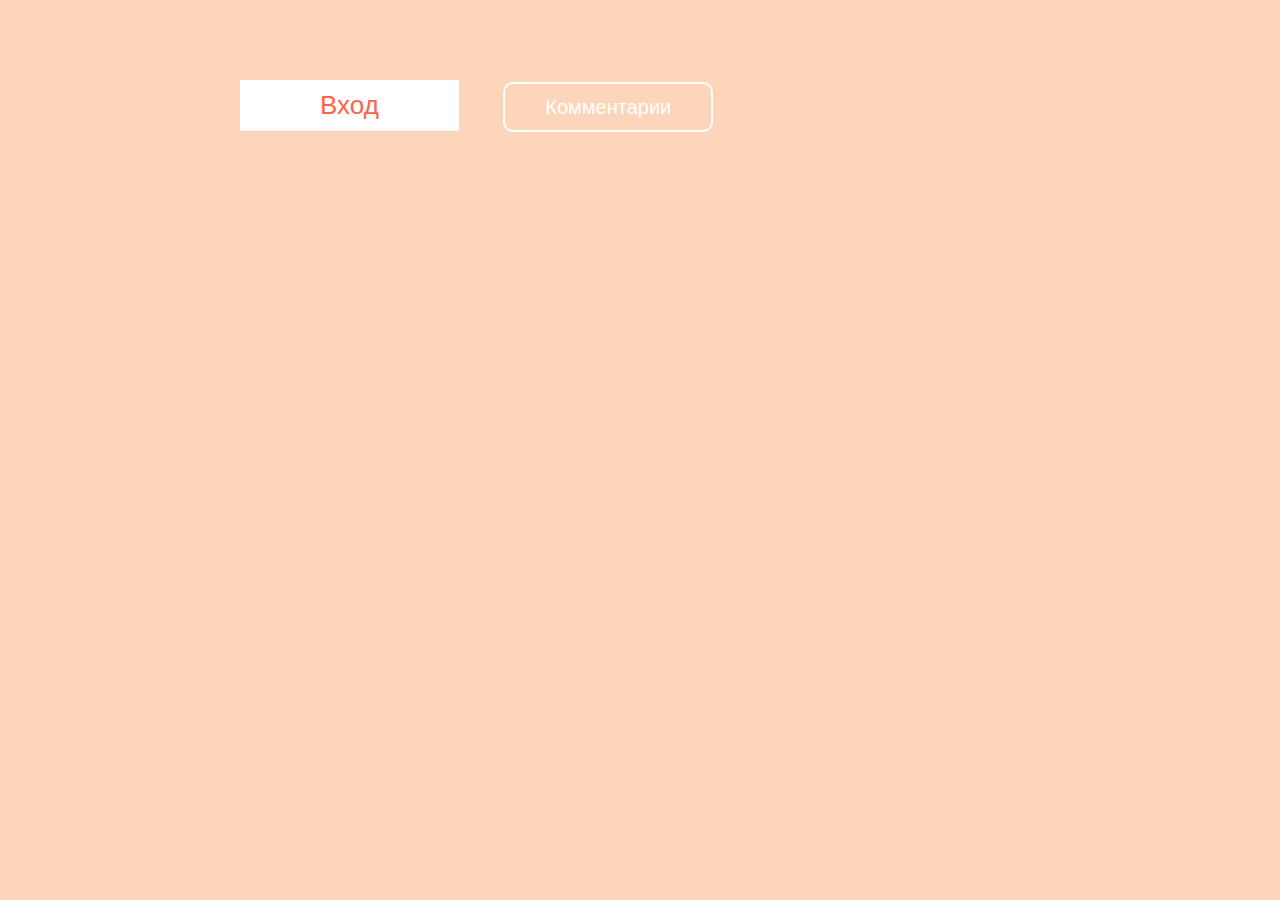
<file: Nekludova/maket1/index.html>
<!DOCTYPE html>
<html lang="ru">
  <head>
    <meta charset="UTF-8" />
    <meta name="viewport" content="width=device-width, initial-scale=1.0" />
    <title>Модальное окно</title>
    <link rel="stylesheet" href="style.css" />
  </head>
  <body>
    <div class="container">
      <button id="openModal">Вход</button>
      <a href="kommet.html" id="link">Комментарии</a>

      <div id="modal" class="modal">
        <div class="modal-content">
          <span class="close">×</span>
          <h2>Вход</h2>
          <p>Телефон</p>
          <input type="text" id="phone" placeholder="+7 912" /><br>
          <button class="login-button">Вход</button>
          <div class="bottom-links">
            <button class="register-button">Регистрация</button>
            <a href="#" class="forgot-password">Забыли пароль?</a>
          </div>
        </div>
      </div>
    </div>

    <script src="main.js"></script>
  </body>
</html>
</file>
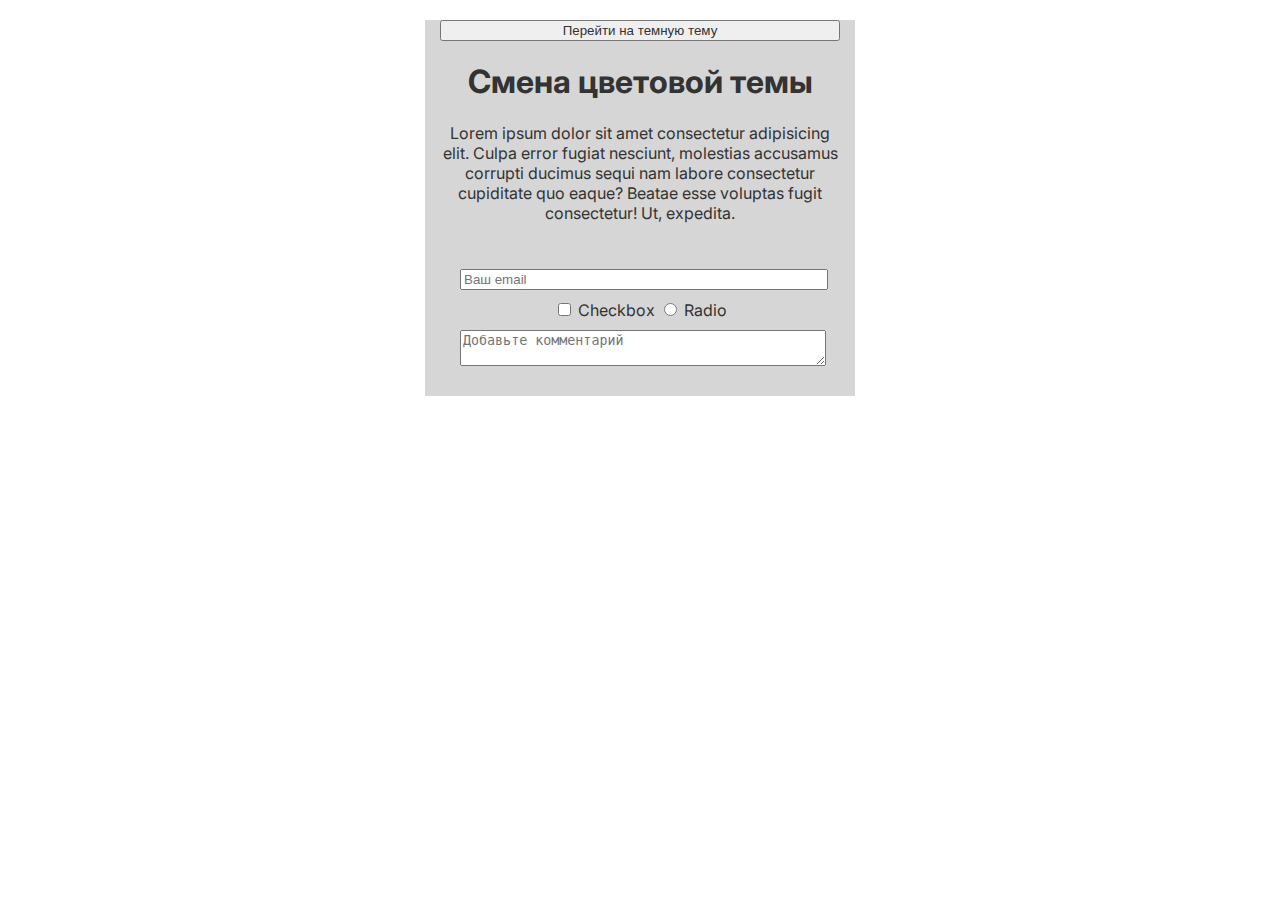
<file: Nekludova/video1/index.html>
<!DOCTYPE html>
<html lang="en">
  <head>
    <meta charset="UTF-8" />
    <meta name="viewport" content="width=device-width, initial-scale=1.0" />
    <title>Nekludova</title>
    <link rel="stylesheet" href="style.css" />
  </head>
  <body>
    <div class="container">
      <button id="themeToggle">Перейти на темную тему</button>
      <h1>Смена цветовой темы</h1>
      <p>
        Lorem ipsum dolor sit amet consectetur adipisicing elit. Culpa error
        fugiat nesciunt, molestias accusamus corrupti ducimus sequi nam labore
        consectetur cupiditate quo eaque? Beatae esse voluptas fugit
        consectetur! Ut, expedita.
      </p>
      <form>
        <input type="email" placeholder="Ваш email" />
        <input type="checkbox" id="checkbox" />
        <label for="checkbox">Checkbox</label>
        <input type="radio" id="radio" />
        <label for="radio">Radio</label>
        <textarea placeholder="Добавьте комментарий"></textarea>
      </form>
      <script src="./main.js"></script>
    </div>
  </body>
</html>
</file>
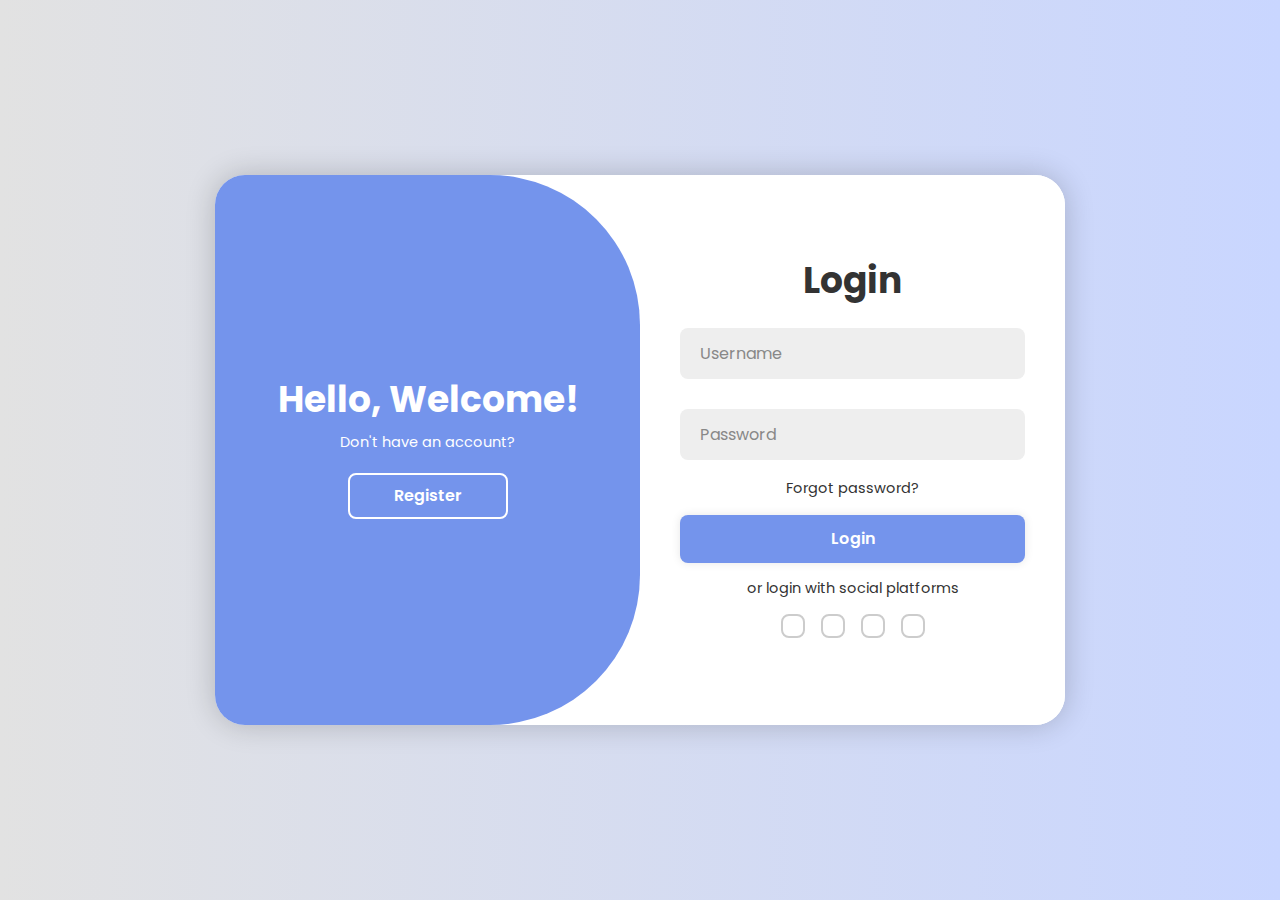
<file: Nekludova/video2/index.html>
<!DOCTYPE html>
<html lang="en">
  <head>
    <meta charset="UTF-8" />
    <meta name="viewport" content="width=device-width, initial-scale=1.0" />
    <title>Nekludova</title>
    <link rel="stylesheet" href="style.css" />
  </head>
  <body>
    <div class="container">
      <div class="form-box login">
        <form action="">
          <h1>Login</h1>
          <div class="input-box">
            <input type="text" placeholder="Username" required />
            <i class="bx bxs-user"></i>
          </div>

          <div class="input-box">
            <input type="password" placeholder="Password" required />
            <i class="bx bxs-lock-alt"></i>
          </div>
          <div class="forgot-link">
            <a href="#">Forgot password?</a>
          </div>
          <button type="submit" class="btn">Login</button>
          <p>or login with social platforms</p>
          <div class="social-icons">
            <a href="#"><i class="bx bxl-google"></i></a>
            <a href="#"><i class="bx bxl-google"></i></a>
            <a href="#"><i class="bx bxl-gihub"></i></a>
            <a href="#"><i class="bx bxl-linkedin"></i></a>
          </div>
        </form>
      </div>

      <div class="form-box register">
        <form action="">
          <h1>Registration</h1>
          <div class="input-box">
            <input type="text" placeholder="Username" required />
            <i class="bx bxs-user"></i>
          </div>

          <div class="input-box">
            <input type="email" placeholder="Email" required />
            <i class="bx bxs-lock-alt"></i>
          </div>

          <div class="input-box">
            <input type="password" placeholder="Password" required />
            <i class="bx bxs-lock-alt"></i>
          </div>
          <button type="submit" class="btn">Register</button>
          <p>or register with social platforms</p>
          <div class="social-icons">
            <a href="#"><i class="bx bxl-google"></i></a>
            <a href="#"><i class="bx bxl-google"></i></a>
            <a href="#"><i class="bx bxl-gihub"></i></a>
            <a href="#"><i class="bx bxl-linkedin"></i></a>
          </div>
        </form>
      </div>

      <div class="toggle-box">
        <div class="toggle-panel toggle-left">
          <h1>Hello, Welcome!</h1>
          <p>Don't have an account?</p>
          <button class="btn register-btn">Register</button>
        </div>

        <div class="toggle-panel toggle-right">
          <h1>Welcome Back!</h1>
          <p>Already have an account?</p>
          <button class="btn login-btn">Login</button>
        </div>
      </div>
    </div>
    <script src="./main.js"></script>
  </body>
</html>
</file>
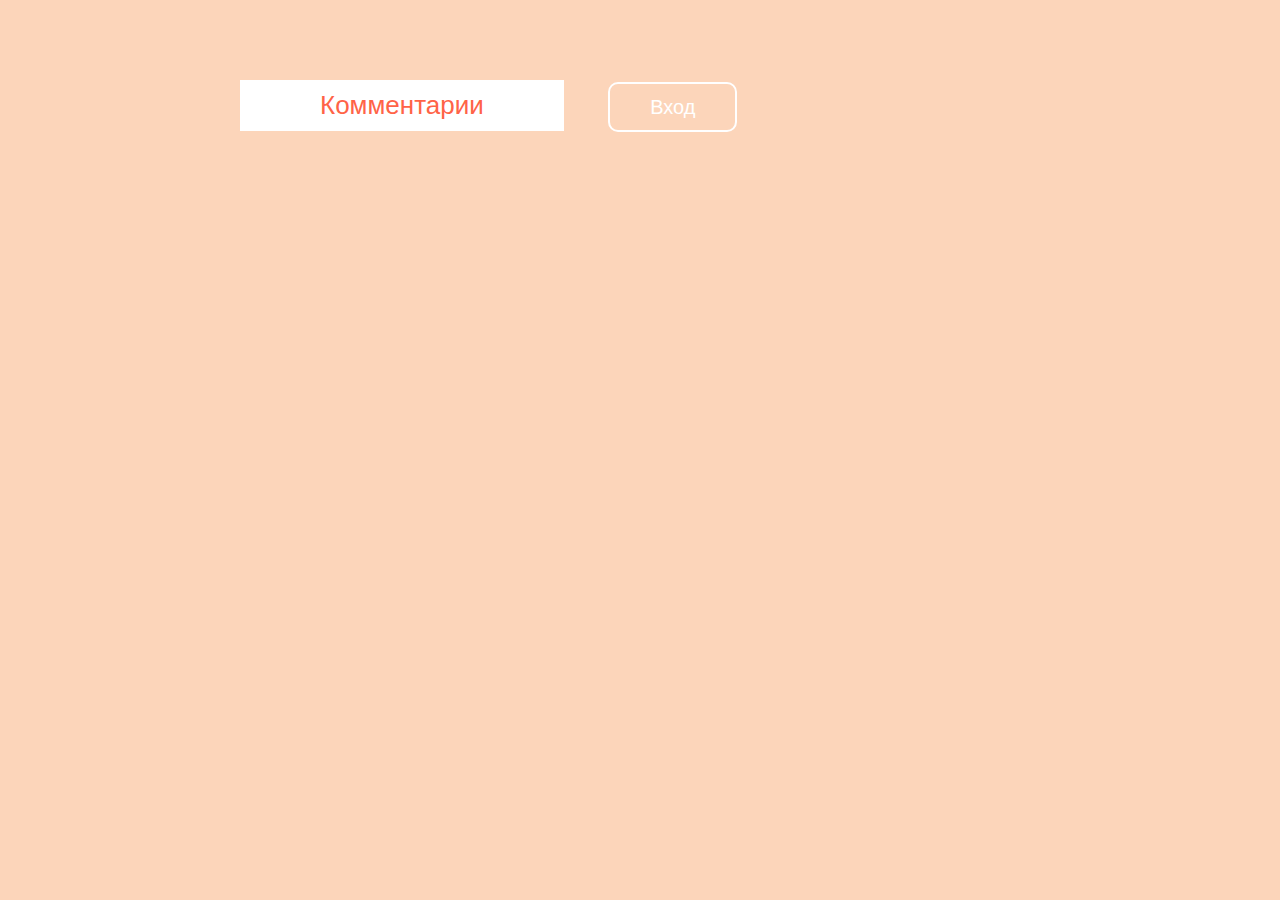
<file: Nekludova/maket1/kommet.html>
<!DOCTYPE html>
<html lang="ru">

<head>
  <meta charset="UTF-8" />
  <meta name="viewport" content="width=device-width, initial-scale=1.0" />
  <title>Модальное окно</title>
  <link rel="stylesheet" href="style2.css" />
</head>

<body>
  <div class="container">
    <button id="openModal">Комментарии</button>
    <a href="index.html" id="link">Вход</a>

    <div id="modal" class="modal">
      <div class="modal-content">
        <span class="close">×</span>
        <h2>Комментарии</h2>
        <p>Дмитрий (курьер) 21.01.2021</p>
        <input type="text" /><br />
        <p>Аня (менеджер) 22.02.2021</p>
        <input type="text" /><br />
        <input type="text">
        <button class="login-button">Отправить</button>
      </div>
    </div>
  </div>
  </div>

  <script src="main.js"></script>
</body>

</html>
</file>
<file: Nekludova/maket1/style.css>
body {
  font-family: Arial, sans-serif;
  margin: 0;
  padding: 0;
  background: #fcd5ba;
}

button {
  background: #ffffff;
  color: #ff6347;
  border: none;
  padding: 10px 80px;
  cursor: pointer;
  font-size: 26px;
}

.container {
  padding: 80px 0;
  margin: 0 auto;
  max-width: 800px;
}

#link {
  text-decoration: none;
  font-size: 20px;
  color: #fff;
  margin-left: 40px;
  border: 2px solid #fff;
  padding: 12px 40px;
  border-radius: 10px;
}
.modal {
  display: none;
  position: fixed;
  z-index: 1;
  left: 0;
  top: 0;
  width: 100%;
  height: 100%;
  overflow: auto;
  background-color: rgba(0, 0, 0, 0.4);
}

.modal-content {
  display: flex;
  flex-direction: column;
  max-width: 260px;
  background-color: #fff;
  margin: 15% auto;
  padding: 20px 80px;
  border: 1px solid #888;
  width: 50%;
}

.modal-content p {
  font-weight: 400;
  font-size: 18px;
  line-height: 150%;
  color: #8f8f8f;
}

.close {
  color: #aaa;
  float: right;
  font-size: 28px;
  font-weight: bold;
  margin-left: 250px;
}

.close:hover,
.close:focus {
  color: black;
  text-decoration: none;
  cursor: pointer;
}

h2 {
  text-align: center;
}

input {
  border: 1px solid #bfbfbf;
  border-radius: 4px;
  padding: 12px 16px;
  max-width: 260px;
  background: #fff;
  margin-bottom: 32px;
}
input::placeholder {
  font-weight: 400;
  font-size: 24px;
  line-height: 150%;
  color: #414141;
}

input:hover {
  border: 1px solid #70c05b;
  box-shadow: 4px 8px 16px 0 rgba(112, 192, 91, 0.2);
}

textarea:focus,
input:focus {
  font-size: 24px;
  outline: none;
  color: #70c05b;
  border-color: #70c05b;
}

.login-button {
  font-weight: 400;
  font-size: 24px;
  line-height: 150%;
  text-align: center;
  color: #f63;

  background: #fcd5ba;
  border: none;
  cursor: pointer;
  border-radius: 4px;
  padding: 16px 101px;
}

.bottom-links {
  display: flex;
  align-items: center;
  gap: 24px;
  margin-top: 32px;
}

.register-button {
  border: 1px solid #70c05b;
  border-radius: 4px;
  padding: 6px;
  width: 121px;
  height: 32px;

  font-weight: 400;
  font-size: 12px;
  line-height: 150%;
  text-align: center;
  color: #70c05b;
  cursor: pointer;
}

.forgot-password {
  font-weight: 400;
  font-size: 12px;
  line-height: 150%;
  text-align: center;
  color: #606060;
  text-decoration: none;
}
</file>
<file: Nekludova/video1/style.css>
@import url("https://fonts.googleapis.com/css2?family=Inter:ital,opsz,wght@0,14..32,100..900;1,14..32,100..900&display=swap");
:root {
  --main: #333;
  --main-rgb: 51, 51, 51;
  color-scheme: light;
}
body {
  font-family: "Inter", sans-serif;
  text-align: center;
  color: var(--main);
}

.container {
  margin: 20px auto;
  max-width: 400px;
  padding-left: 15px;
  padding-right: 15px;
  background-color: rgba(var(--main-rgb), 0.2);
}

form {
  padding: 20px;
}

input[type="email"],
textarea,
button {
  display: block;
  width: 100%;
  margin: 10px 0;
  color: var(--main);
}

template {
  resize: none;
  min-height: 100px;
}

/* dark */
.dark {
  --main: #fff;
  --main-rgb: 255, 255, 255;
  color-scheme: dark;
}
</file>
<file: Nekludova/video2/style.css>
@import url("https://fonts.googleapis.com/css2?family=Inter:ital,opsz,wght@0,14..32,100..900;1,14..32,100..900&family=Poppins:ital,wght@0,100;0,200;0,300;0,400;0,500;0,600;0,700;0,800;0,900;1,100;1,200;1,300;1,400;1,500;1,600;1,700;1,800;1,900&display=swap");

* {
  margin: 0;
  padding: 0;
  box-sizing: border-box;
  font-family: "Poppins", sans-serif;
}

body {
  display: flex;
  justify-content: center;
  align-items: center;
  min-height: 100vh;
  background: linear-gradient(90deg, #e2e2e2, #c9d6ff);
}

.container {
  position: relative;
  width: 850px;
  height: 550px;
  background: #fff;
  border-radius: 30px;
  box-shadow: 0 0 30px rgba(0, 0, 0, 0.2);
  margin: 20px;
  overflow: hidden;
}

.form-box {
  position: absolute;
  right: 0;
  width: 50%;
  height: 100%;
  background: #fff;
  display: flex;
  align-items: center;
  color: #333;
  text-align: center;
  padding: 40px;
  z-index: 1;
  transition: 0.6s ease-in-out 1.2s, visibility 0s 1s;
}

.container.active .form-box {
  right: 50%;
}

.form-box.register {
  visibility: hidden;
}

.container.active .form-box.register {
  visibility: visible;
}

form {
  width: 100%;
}

.container h1 {
  font-size: 36px;
  margin: -10px 0;
}

.input-box {
  position: relative;
  margin: 30px 0;
}

.input-box input {
  width: 100%;
  padding: 13px 50px 13px 20px;
  background: #eee;
  border-radius: 8px;
  border: none;
  outline: none;
  font-size: 16px;
  color: #333;
  font-weight: 500;
}

.input-box input::placeholder {
  color: #888;
  font-weight: 400;
}

.input-box i {
  position: absolute;
  right: 20px;
  top: 50%;
  transform: translateY(-50%);
  font-size: 20px;
  color: #888;
}

.forgot-link {
  margin: -15px 0 15px;
}

.forgot-link a {
  font-size: 14.5px;
  color: #333;
  text-decoration: none;
}

.btn {
  width: 100%;
  height: 48px;
  background: #7494ec;
  border-radius: 8px;
  box-shadow: 0 0 10px rgba(0, 0, 0, 0.1);
  border: none;
  cursor: pointer;
  font-size: 16px;
  color: #fff;
  font-weight: 600;
}

.container p {
  margin: 15px 0;
  font-size: 14.5px;
}

.social-icons {
  display: flex;
  justify-content: center;
}
.social-icons a {
  display: inline-flex;
  padding: 10px;
  border: 2px solid #ccc;
  border-radius: 8px;
  font-size: 24px;
  color: #333;
  text-decoration: none;
  margin: 0 8px;
}

.toggle-box {
  position: absolute;
  width: 100%;
  height: 100%;
  /* background: purple; */
}

.toggle-box::before {
  content: "";
  position: absolute;
  left: -250%;
  width: 300%;
  height: 100%;
  background: #7494ec;
  border-radius: 150px;
  z-index: 2;
  transition: 1.8s ease-in-out;
}

.container.active .toggle-box::before {
  left: 50%;
}
.toggle-panel {
  position: absolute;
  width: 50%;
  height: 100%;
  /* background: seagreen; */
  color: #fff;
  display: flex;
  flex-direction: column;
  justify-content: center;
  align-items: center;
  z-index: 2;
  transition: 0.6s ease-in-out;
}

.toggle-panel.toggle-left {
  left: 0;
  transition-delay: 1.2s;
}

.container.active .toggle-panel.toggle-left {
  left: -50%;
  transition-delay: 0.6s;
}
.toggle-panel.toggle-right {
  right: -50%;
  transition-delay: 0.6s;
}

.container.active .toggle-panel.toggle-right {
  right: 0;
  transition-delay: 1.2s;
}

.toggle-panel p {
  margin-bottom: 20px;
}

.toggle-panel .btn {
  width: 160px;
  height: 46px;
  background: transparent;
  border: 2px solid #fff;
  box-shadow: none;
}

@media screen and (max-width: 650px) {
  .container {
    height: calc(100vh - 40px);
  }

  .form-box {
    /* background: purple; */
    bottom: 0;
    width: 100%;
    height: 70%;
  }

  .container.active .form-box {
    right: 0;
    bottom: 30%;
  }

  .toggle-box::before {
    left: 0;
    top: -270%;
    width: 100%;
    height: 300%;
    border-radius: 20vw;
  }

  .container.active .toggle-box::before {
    left: 0;
    top: 70%;
  }

  .toggle-panel {
    width: 100%;
    height: 30%;
  }

  .toggle-panel.toggle-left {
    top: 0;
  }

  .container.active .toggle-panel.toggle-left {
    left: 0;
    top: -30%;
  }

  .toggle-panel.toggle-right {
    right: 0;
    bottom: -30%;
  }

  .container.active .toggle-panel.toggle-right {
    bottom: 0;
  }
}

@media screen and (max-width: 400px) {
  .form-box {
    padding: 20px;
  }
  .toggle-panel h1 {
    font-size: 30px;
  }
}
</file>
<file: Nekludova/maket1/style2.css>
body {
  font-family: Arial, sans-serif;
  margin: 0;
  padding: 0;
  background: #fcd5ba;
}

button {
  background: #ffffff;
  color: #ff6347;
  border: none;
  padding: 10px 80px;
  cursor: pointer;
  font-size: 26px;
}

.container {
  padding: 80px 0;
  margin: 0 auto;
  max-width: 800px;
}

#link {
  text-decoration: none;
  font-size: 20px;
  color: #fff;
  margin-left: 40px;
  border: 2px solid #fff;
  padding: 12px 40px;
  border-radius: 10px;
}
.modal {
  display: none;
  position: fixed;
  z-index: 1;
  left: 0;
  top: 0;
  width: 100%;
  height: 100%;
  overflow: auto;
  background-color: rgba(0, 0, 0, 0.4);
}

.modal-content {
  display: flex;
  flex-direction: column;
  max-width: 400px;
  background-color: #fff;
  margin: 15% auto;
  padding: 20px 80px;
  border: 1px solid #888;
  width: 50%;
}

.modal-content p {
  font-weight: 400;
  font-size: 18px;
  line-height: 150%;
  color: #8f8f8f;
}

.close {
  color: #aaa;
  float: right;
  font-size: 28px;
  font-weight: bold;
  margin-left: 350px;
}

.close:hover,
.close:focus {
  color: black;
  text-decoration: none;
  cursor: pointer;
}

h2 {
  text-align: center;
}

input {
  border: 1px solid #bfbfbf;
  border-radius: 4px;
  padding: 8px 16px;
  max-width: 400px;
  height: 86px;
  background: #fff;
  margin-bottom: 32px;
}

input:hover {
  border: 1px solid #70c05b;
  box-shadow: 4px 8px 16px 0 rgba(112, 192, 91, 0.2);
}

textarea:focus,
input:focus {
  font-size: 24px;
  outline: none;
  color: #70c05b;
  border-color: #70c05b;
}

.login-button {
  font-weight: 400;
  font-size: 24px;
  line-height: 150%;
  text-align: center;
  color: #f63;

  background: #fcd5ba;
  border: none;
  cursor: pointer;
  border-radius: 4px;
  padding: 16px 101px;
}

.bottom-links {
  display: flex;
  align-items: center;
  gap: 24px;
  margin-top: 32px;
}

.register-button {
  border: 1px solid #70c05b;
  border-radius: 4px;
  padding: 6px;
  width: 121px;
  height: 32px;

  font-weight: 400;
  font-size: 12px;
  line-height: 150%;
  text-align: center;
  color: #70c05b;
  cursor: pointer;
}

.forgot-password {
  font-weight: 400;
  font-size: 12px;
  line-height: 150%;
  text-align: center;
  color: #606060;
  text-decoration: none;
}
</file>
